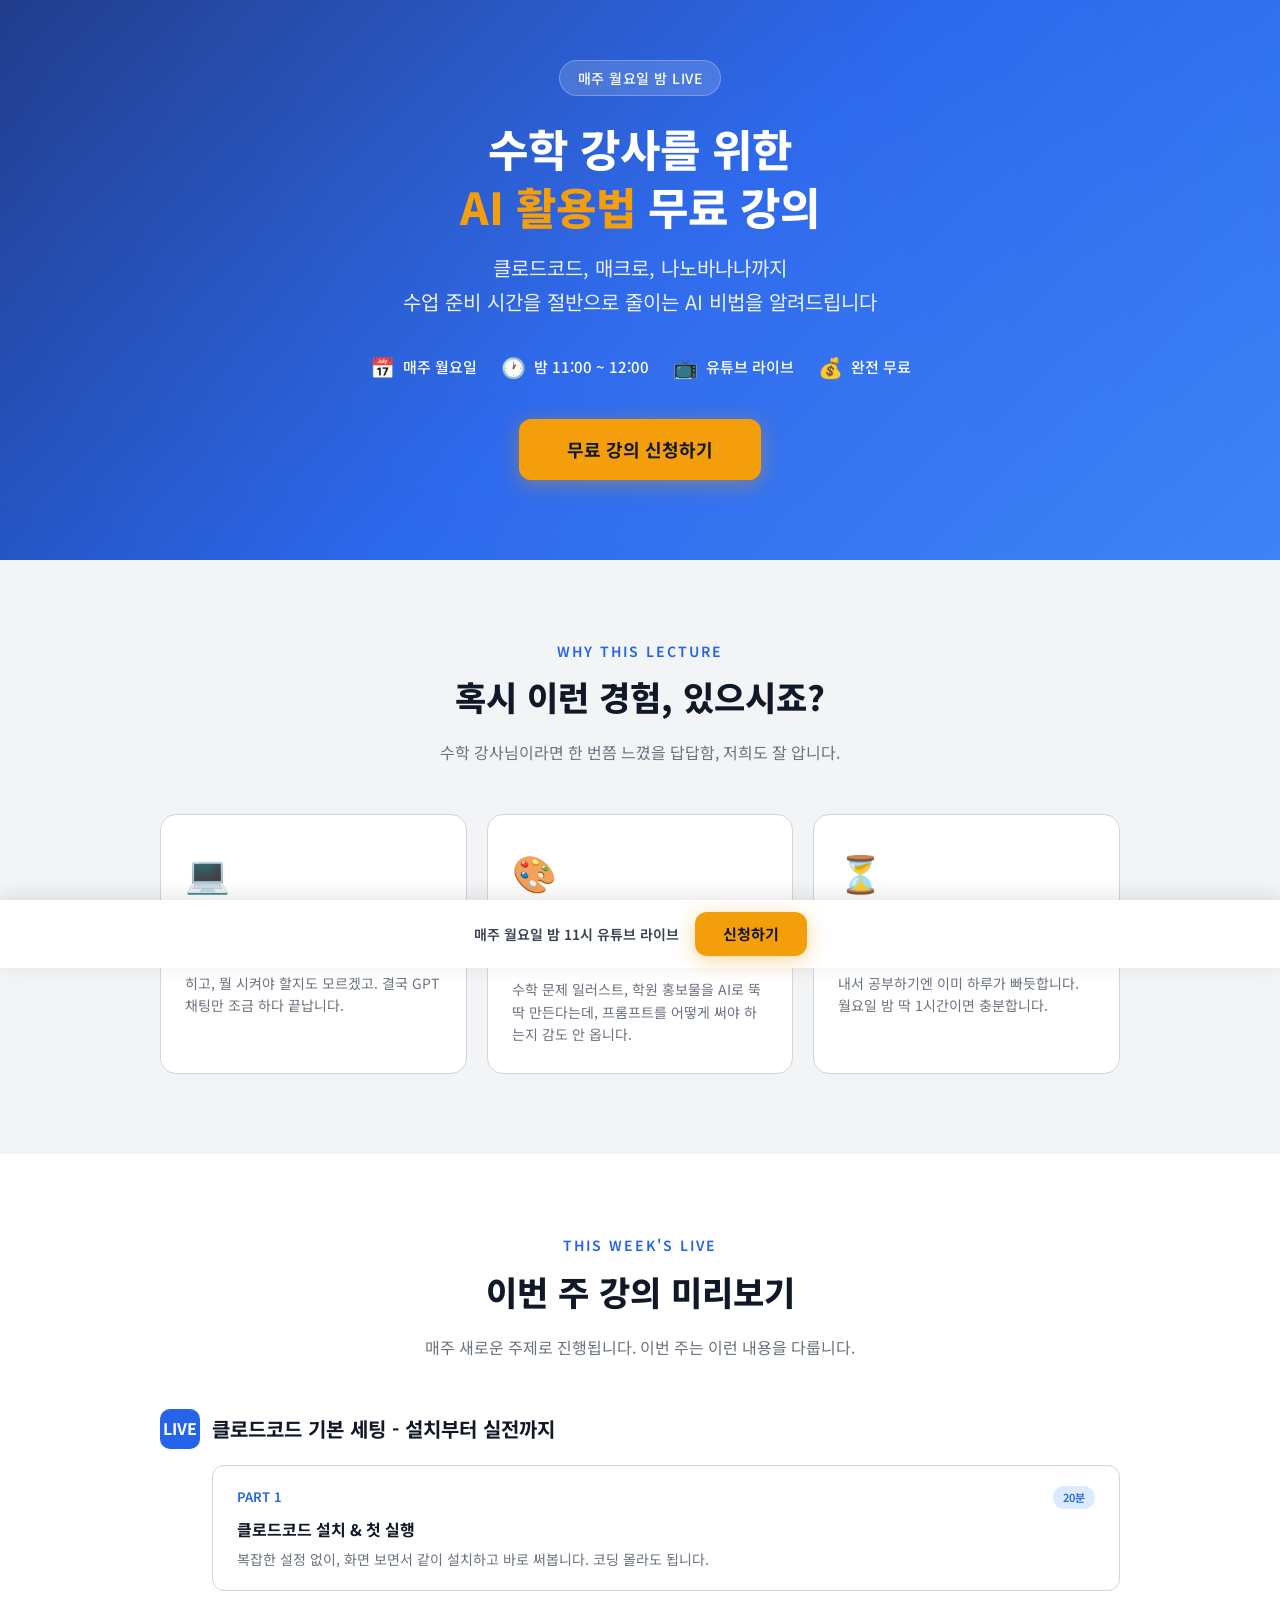
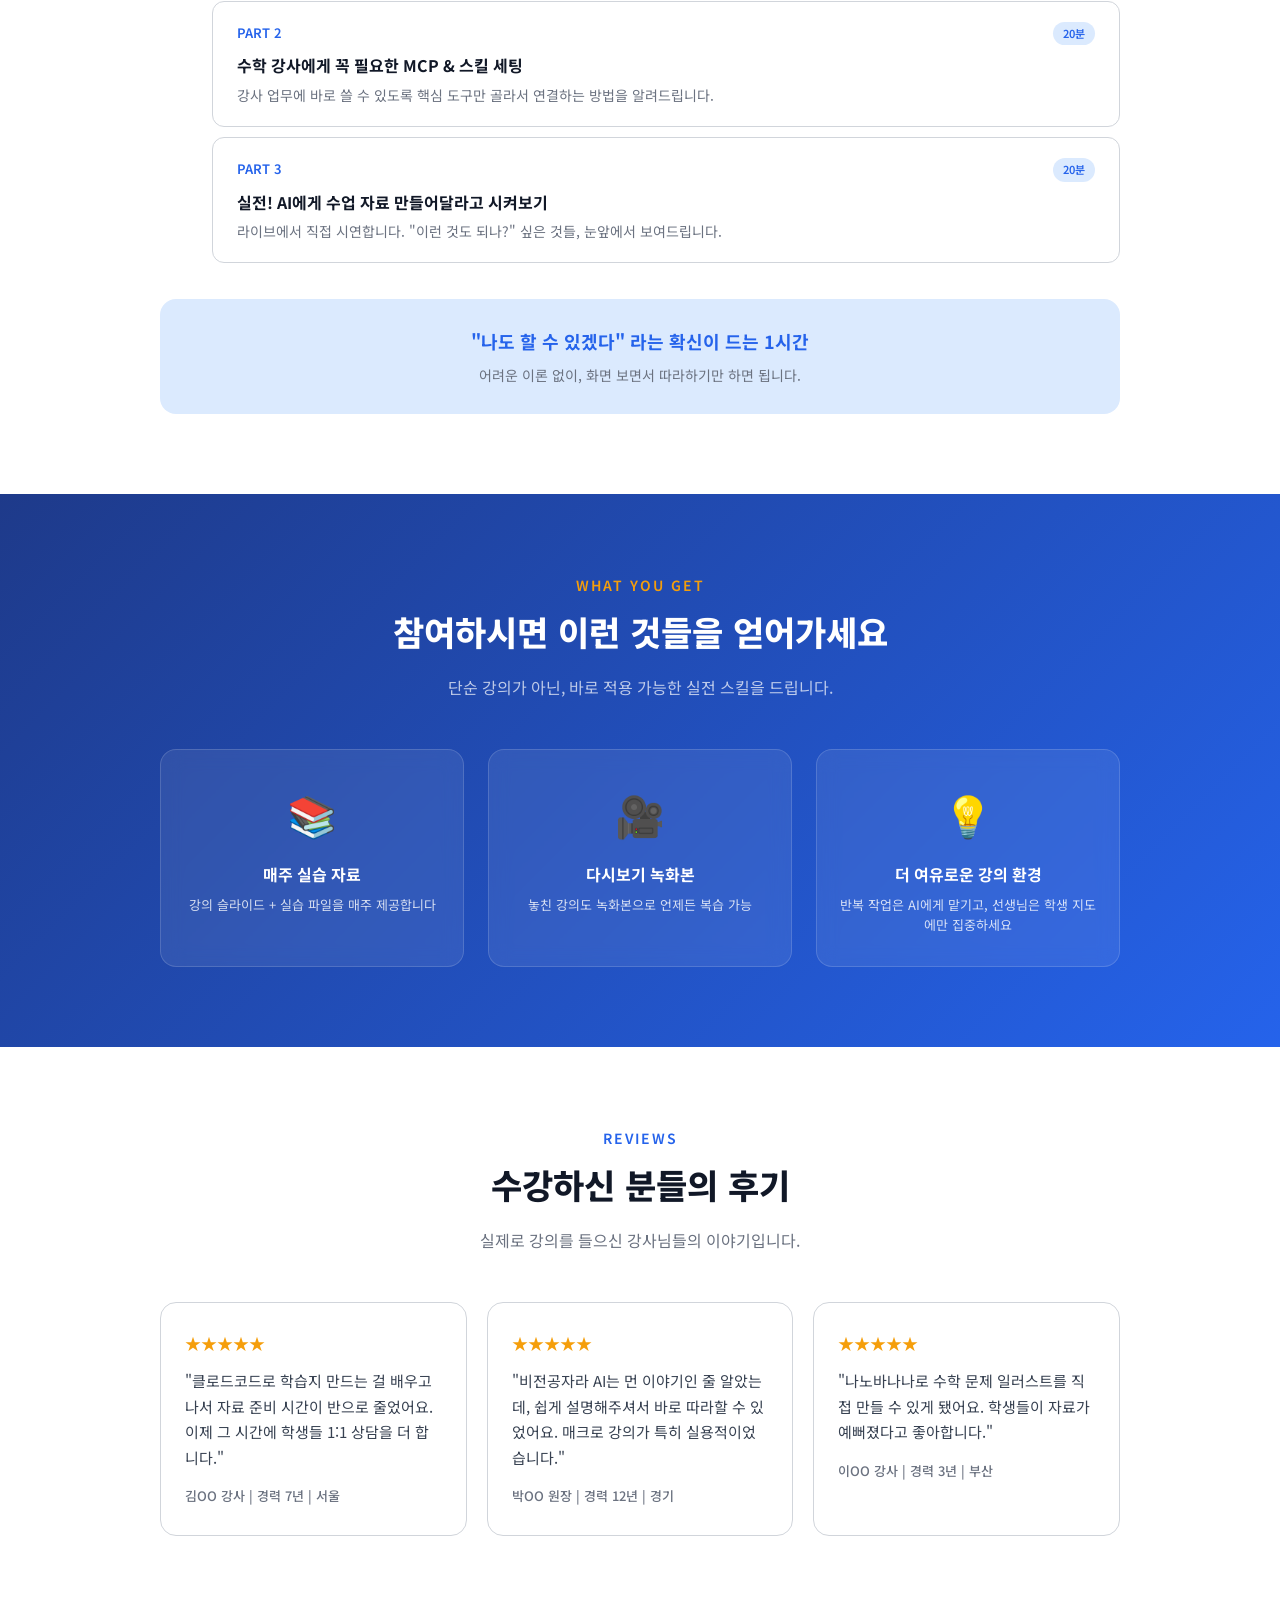
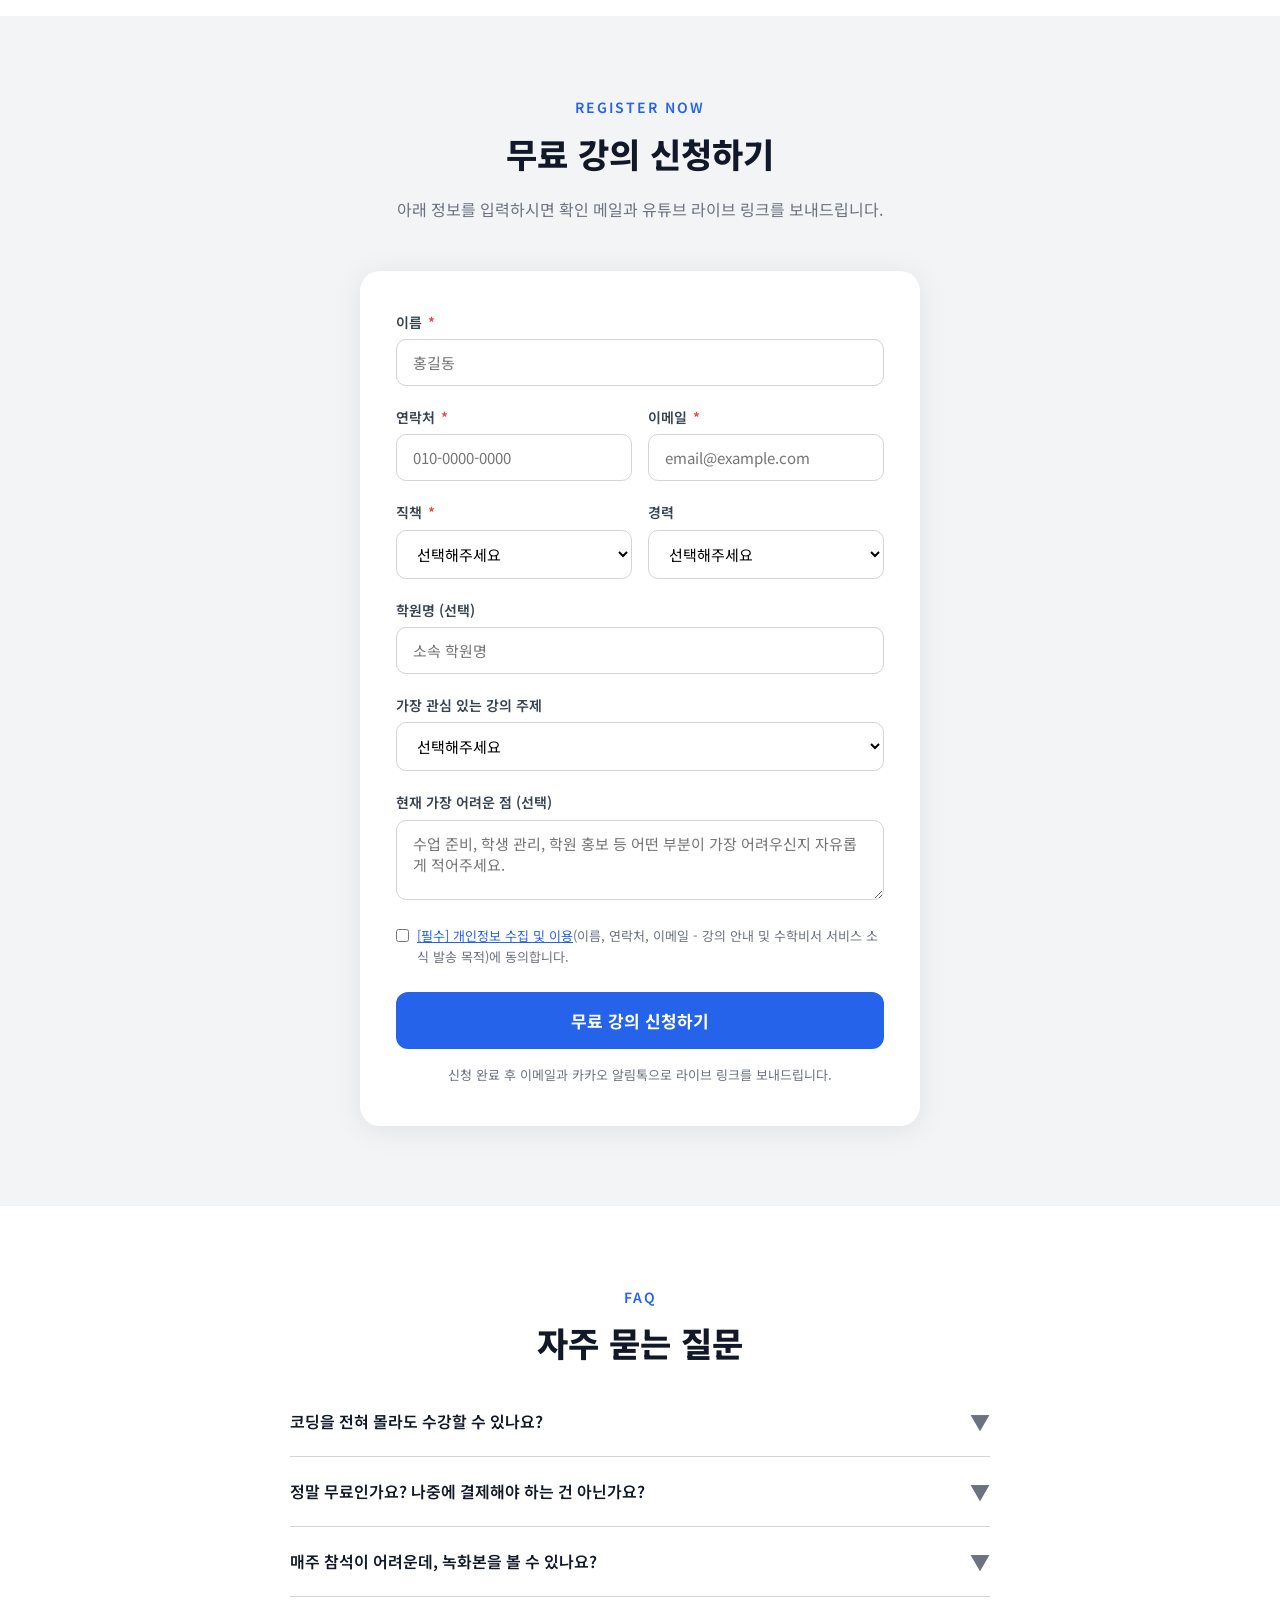
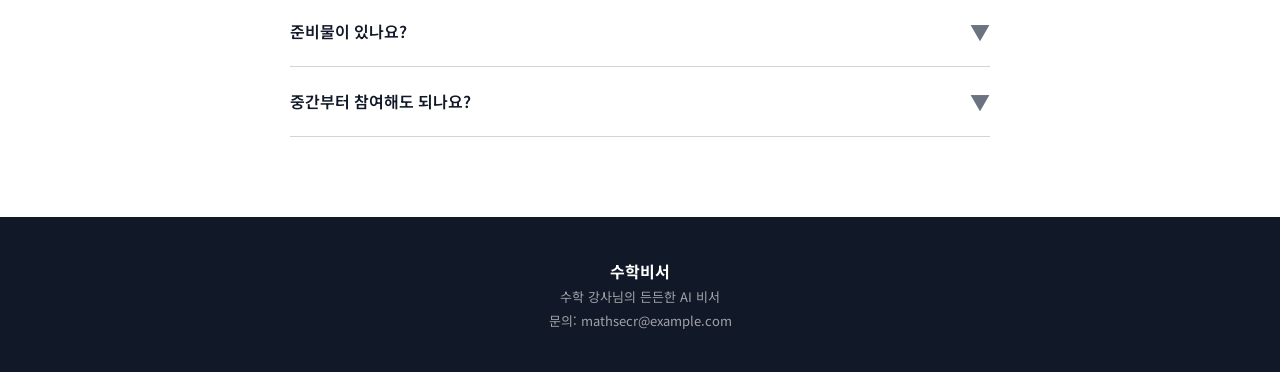
<file: index.html>
<!DOCTYPE html>
<html lang="ko">
<head>
  <meta charset="UTF-8">
  <meta name="viewport" content="width=device-width, initial-scale=1.0">
  <title>수학비서 AI 활용법 강의 - 매주 월요일 밤 11시 유튜브 라이브</title>
  <meta name="description" content="학원 강사님, 원장님을 위한 AI 활용법 무료 강의. 클로드코드, 매크로, 나노바나나로 수업 준비 시간을 절반으로 줄이세요.">

  <!-- Open Graph / SNS 공유 -->
  <meta property="og:type" content="website">
  <meta property="og:title" content="수학비서 AI 활용법 강의 - 매주 월요일 밤 11시 유튜브 라이브">
  <meta property="og:description" content="학원 강사님을 위한 AI 활용법 무료 강의. 클로드코드, 매크로, 나노바나나로 수업 준비 시간을 절반으로 줄이세요.">
  <meta property="og:url" content="https://mathsecr-lecture.vercel.app">
  <meta property="og:image" content="https://mathsecr-lecture.vercel.app/og-image.png">
  <meta property="og:locale" content="ko_KR">

  <!-- Twitter Card -->
  <meta name="twitter:card" content="summary_large_image">
  <meta name="twitter:title" content="수학비서 AI 활용법 강의 - 매주 월요일 밤 11시 유튜브 라이브">
  <meta name="twitter:description" content="학원 강사님을 위한 AI 활용법 무료 강의. 클로드코드, 매크로, 나노바나나로 수업 준비 시간을 절반으로 줄이세요.">
  <meta name="twitter:image" content="https://mathsecr-lecture.vercel.app/og-image.png">

  <link rel="preconnect" href="https://fonts.googleapis.com">
  <link href="https://fonts.googleapis.com/css2?family=Noto+Sans+KR:wght@400;500;600;700;800&display=swap" rel="stylesheet">
  <link rel="stylesheet" href="/css/style.css">

  <!-- Google Analytics 4 (GA_MEASUREMENT_ID를 실제 ID로 교체) -->
  <script async src="https://www.googletagmanager.com/gtag/js?id=GA_MEASUREMENT_ID"></script>
  <script>
    window.dataLayer = window.dataLayer || [];
    function gtag(){dataLayer.push(arguments);}
    gtag('js', new Date());
    gtag('config', 'GA_MEASUREMENT_ID');
  </script>
</head>
<body>

  <!-- ═══ HERO ═══ -->
  <section class="hero">
    <div class="hero-content">
      <div class="badge">매주 월요일 밤 LIVE</div>
      <h1>
        수학 강사를 위한<br>
        <span class="highlight">AI 활용법</span> 무료 강의
      </h1>
      <p class="hero-desc">
        클로드코드, 매크로, 나노바나나까지<br>
        수업 준비 시간을 절반으로 줄이는 AI 비법을 알려드립니다
      </p>
      <div class="hero-meta">
        <div class="hero-meta-item">
          <span class="icon">&#128197;</span>
          <span>매주 월요일</span>
        </div>
        <div class="hero-meta-item">
          <span class="icon">&#128336;</span>
          <span>밤 11:00 ~ 12:00</span>
        </div>
        <div class="hero-meta-item">
          <span class="icon">&#128250;</span>
          <span>유튜브 라이브</span>
        </div>
        <div class="hero-meta-item">
          <span class="icon">&#128176;</span>
          <span>완전 무료</span>
        </div>
      </div>
      <a href="#register" class="cta-button">무료 강의 신청하기</a>
    </div>
  </section>

  <!-- ═══ PAIN POINTS ═══ -->
  <section class="pain-section">
    <div class="container">
      <div class="section-label">Why This Lecture</div>
      <h2 class="section-title">혹시 이런 경험, 있으시죠?</h2>
      <p class="section-desc">수학 강사님이라면 한 번쯤 느꼈을 답답함, 저희도 잘 압니다.</p>
      <div class="pain-grid">
        <div class="pain-card">
          <div class="pain-icon">&#128187;</div>
          <h3>클로드코드, 들어는 봤는데...</h3>
          <p>"AI로 뭐든 만들 수 있다던데?" 설치부터 막히고, 뭘 시켜야 할지도 모르겠고. 결국 GPT 채팅만 조금 하다 끝납니다.</p>
        </div>
        <div class="pain-card">
          <div class="pain-icon">&#127912;</div>
          <h3>나노바나나로 이미지를 만든다고?</h3>
          <p>수학 문제 일러스트, 학원 홍보물을 AI로 뚝딱 만든다는데, 프롬프트를 어떻게 써야 하는지 감도 안 옵니다.</p>
        </div>
        <div class="pain-card">
          <div class="pain-icon">&#9203;</div>
          <h3>배우고 싶은데 시간이 없어요</h3>
          <p>낮에는 수업, 밤에는 자료 준비... 따로 시간 내서 공부하기엔 이미 하루가 빠듯합니다. 월요일 밤 딱 1시간이면 충분합니다.</p>
        </div>
      </div>
    </div>
  </section>

  <!-- ═══ THIS WEEK ═══ -->
  <section>
    <div class="container">
      <div class="section-label">This Week's Live</div>
      <h2 class="section-title">이번 주 강의 미리보기</h2>
      <p class="section-desc">매주 새로운 주제로 진행됩니다. 이번 주는 이런 내용을 다룹니다.</p>

      <div class="curr-part">
        <div class="curr-part-header">
          <div class="curr-part-num">LIVE</div>
          <div class="curr-part-title">클로드코드 기본 세팅 - 설치부터 실전까지</div>
        </div>
        <div class="curr-week">
          <div class="curr-week-header">
            <span class="curr-week-num">PART 1</span>
            <span class="curr-week-tag">20분</span>
          </div>
          <h4>클로드코드 설치 & 첫 실행</h4>
          <p>복잡한 설정 없이, 화면 보면서 같이 설치하고 바로 써봅니다. 코딩 몰라도 됩니다.</p>
        </div>
        <div class="curr-week">
          <div class="curr-week-header">
            <span class="curr-week-num">PART 2</span>
            <span class="curr-week-tag">20분</span>
          </div>
          <h4>수학 강사에게 꼭 필요한 MCP & 스킬 세팅</h4>
          <p>강사 업무에 바로 쓸 수 있도록 핵심 도구만 골라서 연결하는 방법을 알려드립니다.</p>
        </div>
        <div class="curr-week">
          <div class="curr-week-header">
            <span class="curr-week-num">PART 3</span>
            <span class="curr-week-tag">20분</span>
          </div>
          <h4>실전! AI에게 수업 자료 만들어달라고 시켜보기</h4>
          <p>라이브에서 직접 시연합니다. "이런 것도 되나?" 싶은 것들, 눈앞에서 보여드립니다.</p>
        </div>
      </div>

      <div style="text-align: center; margin-top: 36px; padding: 28px; background: var(--primary-light, #DBEAFE); border-radius: 16px;">
        <p style="font-size: 18px; font-weight: 700; color: var(--primary, #2563EB); margin-bottom: 8px;">
          "나도 할 수 있겠다" 라는 확신이 드는 1시간
        </p>
        <p style="font-size: 14px; color: var(--gray-500, #6B7280);">
          어려운 이론 없이, 화면 보면서 따라하기만 하면 됩니다.
        </p>
      </div>
    </div>
  </section>

  <!-- ═══ BENEFITS ═══ -->
  <section class="benefit-section">
    <div class="container">
      <div class="section-label">What You Get</div>
      <h2 class="section-title">참여하시면 이런 것들을 얻어가세요</h2>
      <p class="section-desc">단순 강의가 아닌, 바로 적용 가능한 실전 스킬을 드립니다.</p>
      <div class="benefit-grid">
        <div class="benefit-card">
          <div class="benefit-icon">&#128218;</div>
          <h3>매주 실습 자료</h3>
          <p>강의 슬라이드 + 실습 파일을 매주 제공합니다</p>
        </div>
        <div class="benefit-card">
          <div class="benefit-icon">&#127909;</div>
          <h3>다시보기 녹화본</h3>
          <p>놓친 강의도 녹화본으로 언제든 복습 가능</p>
        </div>
        <div class="benefit-card">
          <div class="benefit-icon">&#128161;</div>
          <h3>더 여유로운 강의 환경</h3>
          <p>반복 작업은 AI에게 맡기고, 선생님은 학생 지도에만 집중하세요</p>
        </div>
      </div>
    </div>
  </section>

  <!-- ═══ REVIEWS ═══ -->
  <section>
    <div class="container">
      <div class="section-label">Reviews</div>
      <h2 class="section-title">수강하신 분들의 후기</h2>
      <p class="section-desc">실제로 강의를 들으신 강사님들의 이야기입니다.</p>
      <div class="review-grid" id="reviewGrid">
        <div class="review-card">
          <div class="review-stars">&#9733;&#9733;&#9733;&#9733;&#9733;</div>
          <p class="review-text">"클로드코드로 학습지 만드는 걸 배우고 나서 자료 준비 시간이 반으로 줄었어요. 이제 그 시간에 학생들 1:1 상담을 더 합니다."</p>
          <div class="review-author">김OO 강사 | 경력 7년 | 서울</div>
        </div>
        <div class="review-card">
          <div class="review-stars">&#9733;&#9733;&#9733;&#9733;&#9733;</div>
          <p class="review-text">"비전공자라 AI는 먼 이야기인 줄 알았는데, 쉽게 설명해주셔서 바로 따라할 수 있었어요. 매크로 강의가 특히 실용적이었습니다."</p>
          <div class="review-author">박OO 원장 | 경력 12년 | 경기</div>
        </div>
        <div class="review-card">
          <div class="review-stars">&#9733;&#9733;&#9733;&#9733;&#9733;</div>
          <p class="review-text">"나노바나나로 수학 문제 일러스트를 직접 만들 수 있게 됐어요. 학생들이 자료가 예뻐졌다고 좋아합니다."</p>
          <div class="review-author">이OO 강사 | 경력 3년 | 부산</div>
        </div>
      </div>
    </div>
  </section>

  <!-- ═══ REGISTRATION FORM ═══ -->
  <section class="form-section" id="register">
    <div class="container">
      <div class="section-label">Register Now</div>
      <h2 class="section-title">무료 강의 신청하기</h2>
      <p class="section-desc">아래 정보를 입력하시면 확인 메일과 유튜브 라이브 링크를 보내드립니다.</p>
      <div class="form-wrapper">
        <form id="registrationForm" novalidate>
          <div class="form-group">
            <label>이름 <span class="required">*</span></label>
            <input type="text" name="name" placeholder="홍길동" required>
          </div>
          <div class="form-row">
            <div class="form-group">
              <label>연락처 <span class="required">*</span></label>
              <input type="tel" name="phone" placeholder="010-0000-0000" required>
            </div>
            <div class="form-group">
              <label>이메일 <span class="required">*</span></label>
              <input type="email" name="email" placeholder="email@example.com" required>
            </div>
          </div>
          <div class="form-row">
            <div class="form-group">
              <label>직책 <span class="required">*</span></label>
              <select name="role" required>
                <option value="" disabled selected>선택해주세요</option>
                <option value="teacher">학원 강사</option>
                <option value="owner">학원 원장</option>
                <option value="tutor">개인 과외</option>
                <option value="other">기타</option>
              </select>
            </div>
            <div class="form-group">
              <label>경력</label>
              <select name="experience">
                <option value="" disabled selected>선택해주세요</option>
                <option value="0-2">0~2년</option>
                <option value="3-5">3~5년</option>
                <option value="6-10">6~10년</option>
                <option value="10+">10년 이상</option>
              </select>
            </div>
          </div>
          <div class="form-group">
            <label>학원명 (선택)</label>
            <input type="text" name="academy" placeholder="소속 학원명">
          </div>
          <div class="form-group">
            <label>가장 관심 있는 강의 주제</label>
            <select name="interest">
              <option value="" disabled selected>선택해주세요</option>
              <option value="claude-code">클로드코드 (AI 코딩 도구)</option>
              <option value="macro">매크로 (업무 자동화)</option>
              <option value="nano-banana">나노바나나 (이미지 생성)</option>
              <option value="all">전체 다 관심있어요</option>
            </select>
          </div>
          <div class="form-group">
            <label>현재 가장 어려운 점 (선택)</label>
            <textarea name="challenge" placeholder="수업 준비, 학생 관리, 학원 홍보 등 어떤 부분이 가장 어려우신지 자유롭게 적어주세요."></textarea>
          </div>

          <div class="checkbox-group">
            <input type="checkbox" id="agree-all" name="privacy" required>
            <label for="agree-all">
              <a href="#" onclick="return false;">[필수] 개인정보 수집 및 이용</a>(이름, 연락처, 이메일 - 강의 안내 및 수학비서 서비스 소식 발송 목적)에 동의합니다.
            </label>
          </div>

          <button type="submit" class="submit-btn" id="submitBtn">무료 강의 신청하기</button>
          <p class="form-note">신청 완료 후 이메일과 카카오 알림톡으로 라이브 링크를 보내드립니다.</p>
        </form>
      </div>
    </div>
  </section>

  <!-- ═══ FAQ ═══ -->
  <section>
    <div class="container">
      <div class="section-label">FAQ</div>
      <h2 class="section-title">자주 묻는 질문</h2>
      <div class="faq-list">
        <div class="faq-item">
          <button class="faq-question">
            <span>코딩을 전혀 몰라도 수강할 수 있나요?</span>
            <span class="arrow">&#9660;</span>
          </button>
          <div class="faq-answer">
            <p>네, 물론입니다! 비전공자와 코딩 초보자를 기준으로 설명합니다. 클릭과 복사-붙여넣기만 할 수 있으면 충분합니다.</p>
          </div>
        </div>
        <div class="faq-item">
          <button class="faq-question">
            <span>정말 무료인가요? 나중에 결제해야 하는 건 아닌가요?</span>
            <span class="arrow">&#9660;</span>
          </button>
          <div class="faq-answer">
            <p>완전 무료입니다. 별도 결제나 숨겨진 비용은 전혀 없습니다.</p>
          </div>
        </div>
        <div class="faq-item">
          <button class="faq-question">
            <span>매주 참석이 어려운데, 녹화본을 볼 수 있나요?</span>
            <span class="arrow">&#9660;</span>
          </button>
          <div class="faq-answer">
            <p>모든 강의는 녹화되며, 신청자에게 다시보기 링크를 보내드립니다. 다만 라이브 참여 시 실시간 질의응답이 가능해 더 효과적입니다.</p>
          </div>
        </div>
        <div class="faq-item">
          <button class="faq-question">
            <span>준비물이 있나요?</span>
            <span class="arrow">&#9660;</span>
          </button>
          <div class="faq-answer">
            <p>인터넷만 되면 됩니다. 유튜브 라이브로 진행하므로 별도 프로그램 설치가 필요 없습니다. 스마트폰, 태블릿, PC 어디서든 시청 가능합니다.</p>
          </div>
        </div>
        <div class="faq-item">
          <button class="faq-question">
            <span>중간부터 참여해도 되나요?</span>
            <span class="arrow">&#9660;</span>
          </button>
          <div class="faq-answer">
            <p>가능합니다! 매주 독립적인 주제를 다루기 때문에 관심 있는 회차부터 참여하셔도 됩니다. 이전 강의는 녹화본으로 보실 수 있습니다.</p>
          </div>
        </div>
      </div>
    </div>
  </section>

  <!-- ═══ FOOTER ═══ -->
  <footer>
    <strong>수학비서</strong><br>
    수학 강사님의 든든한 AI 비서<br>
    문의: mathsecr@example.com
  </footer>

  <!-- ═══ FLOATING CTA ═══ -->
  <div class="floating-cta" id="floatingCta">
    <span class="floating-cta-text">매주 월요일 밤 11시 유튜브 라이브</span>
    <a href="#register" class="cta-button">신청하기</a>
  </div>

  <!-- ═══ SURVEY MODAL ═══ -->
  <div class="modal-overlay" id="surveyModal">
    <div class="survey-modal">
      <div class="survey-modal-header">
        <div class="modal-icon">&#128203;</div>
        <h2>간단한 설문만 작성해주세요!</h2>
        <p>강의 품질 향상을 위해 간단한 설문에 응답해주세요.<br>수학비서에 대해 알고 계신 만큼 O/X로 체크해주시면 됩니다.</p>
      </div>
      <div class="survey-modal-body">

        <!-- 교육 대상 & 지역 -->
        <div class="survey-category">
          <div class="survey-category-title"><span class="cat-icon">&#127979;</span> 기본 정보</div>
          <div class="form-group" style="margin-bottom: 12px;">
            <label style="font-size: 13px; font-weight: 600;">주요 교육 대상 (복수 선택 가능)</label>
            <div class="chip-group" id="eduTarget">
              <button type="button" class="chip" data-value="elementary">초등</button>
              <button type="button" class="chip" data-value="middle">중등</button>
              <button type="button" class="chip" data-value="high">고등</button>
              <button type="button" class="chip" data-value="other-target">기타</button>
            </div>
          </div>
          <div class="form-group" style="margin-bottom: 0;">
            <label style="font-size: 13px; font-weight: 600;">주요 활동 지역</label>
            <select id="surveyRegion" style="width: 100%; padding: 10px 14px; border: 1px solid var(--gray-300); border-radius: 10px; font-size: 14px; font-family: inherit; background: var(--white);">
              <option value="" disabled selected>선택해주세요</option>
              <option value="서울">서울</option>
              <option value="인천">인천</option>
              <option value="경기">경기</option>
              <option value="강원">강원</option>
              <option value="충북">충북</option>
              <option value="충남">충남</option>
              <option value="세종">세종</option>
              <option value="대전">대전</option>
              <option value="전북">전북</option>
              <option value="전남">전남</option>
              <option value="광주">광주</option>
              <option value="경북">경북</option>
              <option value="경남">경남</option>
              <option value="대구">대구</option>
              <option value="울산">울산</option>
              <option value="부산">부산</option>
              <option value="제주">제주</option>
            </select>
          </div>
        </div>

        <!-- DB 기능 -->
        <div class="survey-category">
          <div class="survey-category-title"><span class="cat-icon">&#128451;</span> DB 기능</div>
          <div class="survey-item">
            <span class="survey-item-text">전국 학교의 최신 내신 기출 DB가 구축되어 있다.</span>
            <div class="ox-toggle">
              <button type="button" class="ox-btn" data-q="db1" data-val="O">O</button>
              <button type="button" class="ox-btn" data-q="db1" data-val="X">X</button>
            </div>
          </div>
          <div class="survey-item">
            <span class="survey-item-text">공공 모의고사 DB가 구축되어 있다.</span>
            <div class="ox-toggle">
              <button type="button" class="ox-btn" data-q="db2" data-val="O">O</button>
              <button type="button" class="ox-btn" data-q="db2" data-val="X">X</button>
            </div>
          </div>
          <div class="survey-item">
            <span class="survey-item-text">숫자 변형 문제 DB가 구축되어 있다.</span>
            <div class="ox-toggle">
              <button type="button" class="ox-btn" data-q="db3" data-val="O">O</button>
              <button type="button" class="ox-btn" data-q="db3" data-val="X">X</button>
            </div>
          </div>
          <div class="survey-item">
            <span class="survey-item-text">선생님이 원하는 문제를 DB화하여 출제할 수 있다.</span>
            <div class="ox-toggle">
              <button type="button" class="ox-btn" data-q="db4" data-val="O">O</button>
              <button type="button" class="ox-btn" data-q="db4" data-val="X">X</button>
            </div>
          </div>
        </div>

        <!-- 문제 검색 및 시험지 제작 -->
        <div class="survey-category">
          <div class="survey-category-title"><span class="cat-icon">&#128270;</span> 문제 검색 및 시험지 제작</div>
          <div class="survey-item">
            <span class="survey-item-text">키워드를 통해 문제를 검색할 수 있다.</span>
            <div class="ox-toggle">
              <button type="button" class="ox-btn" data-q="search1" data-val="O">O</button>
              <button type="button" class="ox-btn" data-q="search1" data-val="X">X</button>
            </div>
          </div>
          <div class="survey-item">
            <span class="survey-item-text">유형, 문항, 출처 기준으로 내신시험지를 찾을 수 있다.</span>
            <div class="ox-toggle">
              <button type="button" class="ox-btn" data-q="search2" data-val="O">O</button>
              <button type="button" class="ox-btn" data-q="search2" data-val="X">X</button>
            </div>
          </div>
          <div class="survey-item">
            <span class="survey-item-text">원하는 문제지를 출제하고 유사문제지를 바로 만들 수 있다.</span>
            <div class="ox-toggle">
              <button type="button" class="ox-btn" data-q="search3" data-val="O">O</button>
              <button type="button" class="ox-btn" data-q="search3" data-val="X">X</button>
            </div>
          </div>
          <div class="survey-item">
            <span class="survey-item-text">시험지를 한글 파일로 다운로드할 수 있다.</span>
            <div class="ox-toggle">
              <button type="button" class="ox-btn" data-q="search4" data-val="O">O</button>
              <button type="button" class="ox-btn" data-q="search4" data-val="X">X</button>
            </div>
          </div>
          <div class="survey-item">
            <span class="survey-item-text">DB화 구매 후 바로 문제를 사용할 수 있다.</span>
            <div class="ox-toggle">
              <button type="button" class="ox-btn" data-q="search5" data-val="O">O</button>
              <button type="button" class="ox-btn" data-q="search5" data-val="X">X</button>
            </div>
          </div>
        </div>

        <!-- 차별화 기능 -->
        <div class="survey-category">
          <div class="survey-category-title"><span class="cat-icon">&#11088;</span> 차별화 기능 (분석지 / 포스트지오)</div>
          <div class="survey-item">
            <span class="survey-item-text">분석지 기능을 사용해 본 적이 있다.</span>
            <div class="ox-toggle">
              <button type="button" class="ox-btn" data-q="diff1" data-val="O">O</button>
              <button type="button" class="ox-btn" data-q="diff1" data-val="X">X</button>
            </div>
          </div>
          <div class="survey-item">
            <span class="survey-item-text">분석지를 통해 출제 유형을 확인할 수 있다.</span>
            <div class="ox-toggle">
              <button type="button" class="ox-btn" data-q="diff2" data-val="O">O</button>
              <button type="button" class="ox-btn" data-q="diff2" data-val="X">X</button>
            </div>
          </div>
          <div class="survey-item">
            <span class="survey-item-text">포스트지오 기능을 사용해 본 적이 있다.</span>
            <div class="ox-toggle">
              <button type="button" class="ox-btn" data-q="diff3" data-val="O">O</button>
              <button type="button" class="ox-btn" data-q="diff3" data-val="X">X</button>
            </div>
          </div>
          <div class="survey-item">
            <span class="survey-item-text">DB화 자료의 그림을 포스트지오로 새로 그려준다.</span>
            <div class="ox-toggle">
              <button type="button" class="ox-btn" data-q="diff4" data-val="O">O</button>
              <button type="button" class="ox-btn" data-q="diff4" data-val="X">X</button>
            </div>
          </div>
        </div>

        <!-- 서비스 가이드 -->
        <div class="survey-category">
          <div class="survey-category-title"><span class="cat-icon">&#128214;</span> 서비스 가이드</div>
          <div class="survey-item">
            <span class="survey-item-text">문제 출제가 무료로 제공된다.</span>
            <div class="ox-toggle">
              <button type="button" class="ox-btn" data-q="svc1" data-val="O">O</button>
              <button type="button" class="ox-btn" data-q="svc1" data-val="X">X</button>
            </div>
          </div>
          <div class="survey-item">
            <span class="survey-item-text">유료 구독 서비스가 있다.</span>
            <div class="ox-toggle">
              <button type="button" class="ox-btn" data-q="svc2" data-val="O">O</button>
              <button type="button" class="ox-btn" data-q="svc2" data-val="X">X</button>
            </div>
          </div>
          <div class="survey-item">
            <span class="survey-item-text">수학비서 공식 카페에 가입하셨나요?</span>
            <div class="ox-toggle">
              <button type="button" class="ox-btn" data-q="svc3" data-val="O">O</button>
              <button type="button" class="ox-btn" data-q="svc3" data-val="X">X</button>
            </div>
          </div>
          <div style="margin-top: 4px; padding-left: 14px;">
            <a href="https://cafe.naver.com/typogram" target="_blank" style="font-size: 12px; color: var(--primary); text-decoration: underline;">수학비서 공식카페 바로가기</a>
          </div>
        </div>

        <!-- 서비스 체감 조사 (주관식) -->
        <div class="survey-category">
          <div class="survey-category-title"><span class="cat-icon">&#128172;</span> 서비스 체감 조사</div>
          <div class="form-group" style="margin-bottom: 12px;">
            <label style="font-size: 13px;">수학비서를 처음 접하셨을 때, 어떤 서비스를 기대하셨나요?</label>
            <textarea id="surveyExpectation" placeholder="자유롭게 적어주세요." style="width: 100%; height: 60px; padding: 10px 14px; border: 1px solid var(--gray-300); border-radius: 10px; font-size: 14px; font-family: inherit; resize: vertical;"></textarea>
          </div>
          <div class="form-group" style="margin-bottom: 12px;">
            <label style="font-size: 13px;">수학비서만의 가장 큰 차별점은 무엇이라고 생각되시나요?</label>
            <textarea id="surveyDifferentiator" placeholder="자유롭게 적어주세요." style="width: 100%; height: 60px; padding: 10px 14px; border: 1px solid var(--gray-300); border-radius: 10px; font-size: 14px; font-family: inherit; resize: vertical;"></textarea>
          </div>
          <div class="form-group" style="margin-bottom: 0;">
            <label style="font-size: 13px;">DB화가 무엇인지, DB화를 통해 활용하거나 바라는 것을 알려주세요.</label>
            <textarea id="surveyDbExpectation" placeholder="자유롭게 적어주세요." style="width: 100%; height: 60px; padding: 10px 14px; border: 1px solid var(--gray-300); border-radius: 10px; font-size: 14px; font-family: inherit; resize: vertical;"></textarea>
          </div>
        </div>

      </div>
      <div class="survey-modal-footer">
        <div class="survey-progress">
          <div class="survey-progress-bar"><div class="survey-progress-fill" id="surveyProgressFill"></div></div>
          <span class="survey-progress-text" id="surveyProgressText">0 / 16</span>
        </div>
        <button class="survey-submit-btn" id="surveySubmitBtn">설문 완료하고 신청하기</button>
      </div>
    </div>
  </div>

  <!-- ═══ SUCCESS MODAL ═══ -->
  <div class="modal-overlay" id="successModal">
    <div class="modal">
      <div class="modal-icon">&#127881;</div>
      <h2>신청 완료!</h2>
      <p>
        입력하신 이메일로<br>
        <strong>확인 메일</strong>과 <strong>유튜브 라이브 링크</strong>를 보내드립니다.<br><br>
        매주 월요일 밤 11시에 만나요!
      </p>
      <button class="modal-btn" onclick="closeModal()">확인</button>
    </div>
  </div>

  <script src="/js/main.js"></script>
</body>
</html>
</file>
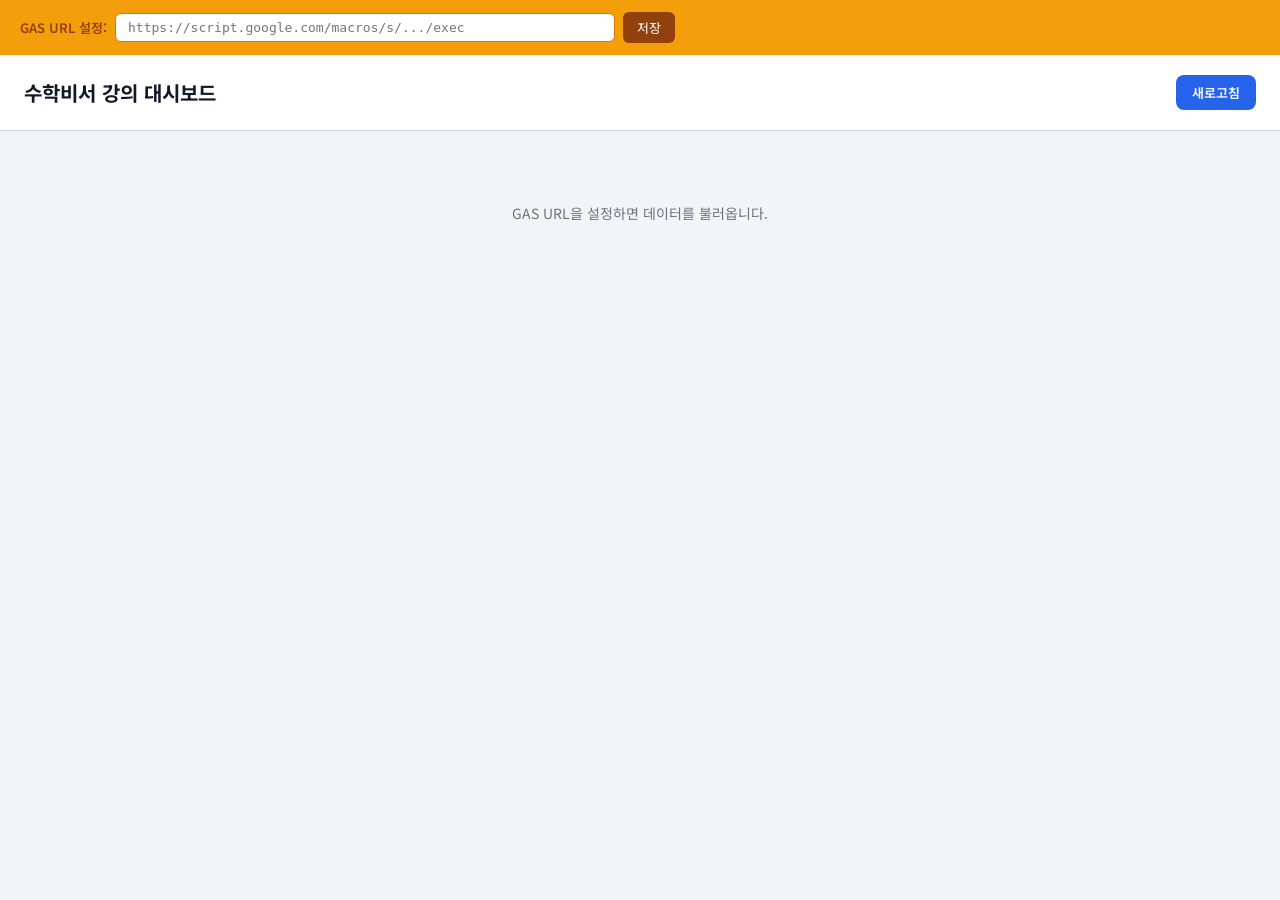
<file: admin.html>
<!DOCTYPE html>
<html lang="ko">
<head>
  <meta charset="UTF-8">
  <meta name="viewport" content="width=device-width, initial-scale=1.0">
  <title>수학비서 강의 관리 대시보드</title>
  <link href="https://fonts.googleapis.com/css2?family=Noto+Sans+KR:wght@400;500;600;700;800&display=swap" rel="stylesheet">
  <style>
    * { margin: 0; padding: 0; box-sizing: border-box; }
    :root {
      --primary: #2563EB;
      --primary-light: #DBEAFE;
      --dark: #111827;
      --gray-700: #374151;
      --gray-500: #6B7280;
      --gray-300: #D1D5DB;
      --gray-100: #F3F4F6;
      --white: #FFFFFF;
      --success: #10B981;
      --warning: #F59E0B;
      --danger: #EF4444;
    }

    body {
      font-family: 'Noto Sans KR', sans-serif;
      background: var(--gray-100);
      color: var(--dark);
      min-height: 100vh;
    }

    .header {
      background: var(--white);
      border-bottom: 1px solid var(--gray-300);
      padding: 20px 24px;
      display: flex;
      justify-content: space-between;
      align-items: center;
    }

    .header h1 { font-size: 20px; font-weight: 700; }
    .header .refresh-btn {
      padding: 8px 16px;
      background: var(--primary);
      color: var(--white);
      border: none;
      border-radius: 8px;
      font-size: 13px;
      font-weight: 600;
      cursor: pointer;
      font-family: inherit;
    }
    .header .refresh-btn:hover { background: #1D4ED8; }

    .container { max-width: 1100px; margin: 0 auto; padding: 24px; }

    /* Setup */
    .setup-bar {
      background: var(--warning);
      color: #92400E;
      padding: 12px 20px;
      font-size: 13px;
      font-weight: 600;
      display: flex;
      align-items: center;
      gap: 8px;
    }
    .setup-bar input {
      flex: 1;
      max-width: 500px;
      padding: 6px 12px;
      border: 1px solid #D97706;
      border-radius: 6px;
      font-size: 13px;
      font-family: monospace;
    }
    .setup-bar button {
      padding: 6px 14px;
      background: #92400E;
      color: var(--white);
      border: none;
      border-radius: 6px;
      font-size: 13px;
      cursor: pointer;
      font-family: inherit;
    }
    .setup-bar.connected { display: none; }

    /* Stats Grid */
    .stats-grid {
      display: grid;
      grid-template-columns: repeat(auto-fit, minmax(200px, 1fr));
      gap: 16px;
      margin-bottom: 24px;
    }

    .stat-card {
      background: var(--white);
      border-radius: 14px;
      padding: 24px;
      border: 1px solid var(--gray-300);
    }

    .stat-label {
      font-size: 13px;
      color: var(--gray-500);
      font-weight: 500;
      margin-bottom: 8px;
    }

    .stat-value {
      font-size: 32px;
      font-weight: 800;
      line-height: 1;
    }

    .stat-sub {
      font-size: 12px;
      color: var(--gray-500);
      margin-top: 6px;
    }

    .stat-value.positive { color: var(--success); }
    .stat-value.warning { color: var(--warning); }
    .stat-value.danger { color: var(--danger); }

    /* Sections */
    .section {
      background: var(--white);
      border-radius: 14px;
      border: 1px solid var(--gray-300);
      padding: 24px;
      margin-bottom: 24px;
    }

    .section h2 {
      font-size: 16px;
      font-weight: 700;
      margin-bottom: 16px;
      display: flex;
      align-items: center;
      gap: 8px;
    }

    /* Roles chart */
    .role-bar {
      display: flex;
      align-items: center;
      gap: 12px;
      margin-bottom: 10px;
    }

    .role-name {
      width: 80px;
      font-size: 13px;
      font-weight: 600;
      text-align: right;
      flex-shrink: 0;
    }

    .role-track {
      flex: 1;
      height: 28px;
      background: var(--gray-100);
      border-radius: 6px;
      overflow: hidden;
    }

    .role-fill {
      height: 100%;
      background: var(--primary);
      border-radius: 6px;
      display: flex;
      align-items: center;
      padding-left: 10px;
      font-size: 12px;
      font-weight: 600;
      color: var(--white);
      min-width: 30px;
      transition: width 0.5s ease;
    }

    /* Reviews table */
    .review-list { list-style: none; }
    .review-item {
      padding: 14px 0;
      border-bottom: 1px solid var(--gray-100);
      display: flex;
      gap: 16px;
      align-items: flex-start;
    }
    .review-item:last-child { border-bottom: none; }

    .review-rating {
      font-size: 14px;
      color: var(--warning);
      flex-shrink: 0;
      min-width: 90px;
    }

    .review-content {
      flex: 1;
    }

    .review-content .name {
      font-size: 12px;
      color: var(--gray-500);
      margin-bottom: 4px;
    }

    .review-content .text {
      font-size: 14px;
      line-height: 1.6;
    }

    /* Loading */
    .loading {
      text-align: center;
      padding: 48px;
      color: var(--gray-500);
      font-size: 14px;
    }

    @media (max-width: 640px) {
      .stats-grid { grid-template-columns: repeat(2, 1fr); }
      .stat-value { font-size: 24px; }
      .container { padding: 16px; }
      .role-name { width: 60px; font-size: 12px; }
    }
  </style>
</head>
<body>

  <div class="setup-bar" id="setupBar">
    GAS URL 설정:
    <input type="text" id="gasUrlInput" placeholder="https://script.google.com/macros/s/.../exec">
    <button onclick="saveGasUrl()">저장</button>
  </div>

  <div class="header">
    <h1>수학비서 강의 대시보드</h1>
    <button class="refresh-btn" onclick="loadStats()">새로고침</button>
  </div>

  <div class="container">
    <div id="content">
      <div class="loading">GAS URL을 설정하면 데이터를 불러옵니다.</div>
    </div>
  </div>

  <script>
    let GAS_URL = localStorage.getItem('mathsecr_gas_url') || '';

    if (GAS_URL) {
      document.getElementById('setupBar').classList.add('connected');
      loadStats();
    }

    function saveGasUrl() {
      const url = document.getElementById('gasUrlInput').value.trim();
      if (!url) return alert('URL을 입력해주세요.');
      localStorage.setItem('mathsecr_gas_url', url);
      GAS_URL = url;
      document.getElementById('setupBar').classList.add('connected');
      loadStats();
    }

    async function loadStats() {
      const container = document.getElementById('content');
      container.innerHTML = '<div class="loading">데이터를 불러오는 중...</div>';

      try {
        const res = await fetch(GAS_URL + '?action=stats');
        const json = await res.json();

        if (!json.success) throw new Error(json.message);
        render(json.data);
      } catch (err) {
        container.innerHTML = `<div class="loading">데이터를 불러올 수 없습니다.<br><small>${err.message}</small></div>`;
      }
    }

    function render(d) {
      const npsClass = d.nps >= 50 ? 'positive' : d.nps >= 0 ? 'warning' : 'danger';
      const rateClass = d.reviewRate >= 50 ? 'positive' : d.reviewRate >= 30 ? 'warning' : 'danger';

      // Roles chart
      const maxRole = Math.max(...Object.values(d.roles), 1);
      const rolesHtml = Object.entries(d.roles)
        .sort((a, b) => b[1] - a[1])
        .map(([name, count]) => `
          <div class="role-bar">
            <div class="role-name">${name}</div>
            <div class="role-track">
              <div class="role-fill" style="width: ${(count / maxRole) * 100}%">${count}</div>
            </div>
          </div>
        `).join('');

      // Reviews
      const reviewsHtml = d.recentReviews.length > 0
        ? d.recentReviews.map(r => `
          <li class="review-item">
            <div class="review-rating">${'★'.repeat(r.rating)}${'☆'.repeat(5 - r.rating)}</div>
            <div class="review-content">
              <div class="name">${r.name} · ${r.date}</div>
              <div class="text">${escapeHtml(r.comment)}</div>
            </div>
          </li>
        `).join('')
        : '<li class="review-item"><div class="review-content"><div class="text" style="color:#9CA3AF;">아직 후기가 없습니다.</div></div></li>';

      document.getElementById('content').innerHTML = `
        <div class="stats-grid">
          <div class="stat-card">
            <div class="stat-label">총 신청자</div>
            <div class="stat-value">${d.totalRegistered}</div>
            <div class="stat-sub">최근 7일: +${d.recentRegistrations}</div>
          </div>
          <div class="stat-card">
            <div class="stat-label">평균 별점</div>
            <div class="stat-value">${d.avgRating}</div>
            <div class="stat-sub">후기 ${d.totalReviews}개 기준</div>
          </div>
          <div class="stat-card">
            <div class="stat-label">NPS 점수</div>
            <div class="stat-value ${npsClass}">${d.nps}</div>
            <div class="stat-sub">${d.nps >= 50 ? '우수' : d.nps >= 0 ? '보통' : '개선 필요'}</div>
          </div>
          <div class="stat-card">
            <div class="stat-label">후기 작성률</div>
            <div class="stat-value ${rateClass}">${d.reviewRate}%</div>
            <div class="stat-sub">${d.totalReviews} / ${d.totalRegistered}</div>
          </div>
        </div>

        <div class="section">
          <h2>직책별 분포</h2>
          ${rolesHtml || '<p style="color:#9CA3AF;font-size:14px;">데이터가 없습니다.</p>'}
        </div>

        <div class="section">
          <h2>최근 후기</h2>
          <ul class="review-list">${reviewsHtml}</ul>
        </div>
      `;
    }

    function escapeHtml(str) {
      const div = document.createElement('div');
      div.textContent = str;
      return div.innerHTML;
    }
  </script>
</body>
</html>
</file>
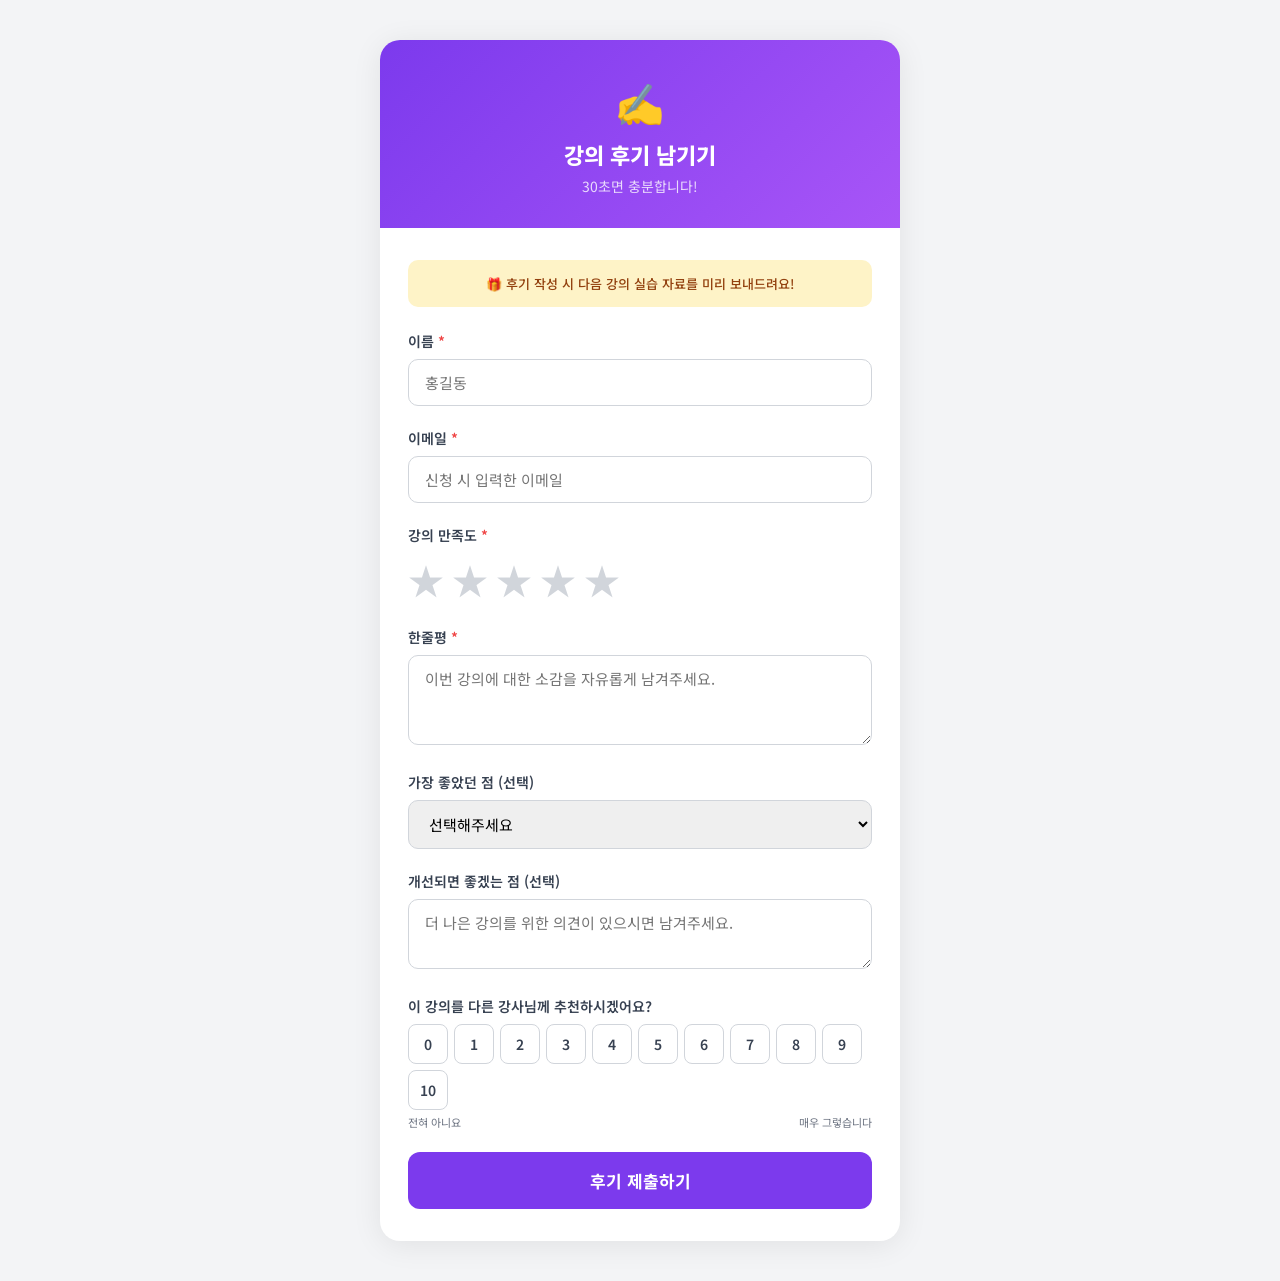
<file: review.html>
<!DOCTYPE html>
<html lang="ko">
<head>
  <meta charset="UTF-8">
  <meta name="viewport" content="width=device-width, initial-scale=1.0">
  <title>수학비서 AI 강의 후기 작성</title>
  <link href="https://fonts.googleapis.com/css2?family=Noto+Sans+KR:wght@400;500;600;700;800&display=swap" rel="stylesheet">
  <style>
    * { margin: 0; padding: 0; box-sizing: border-box; }
    :root {
      --primary: #7C3AED;
      --primary-dark: #6D28D9;
      --primary-light: #EDE9FE;
      --accent: #F59E0B;
      --dark: #111827;
      --gray-700: #374151;
      --gray-500: #6B7280;
      --gray-300: #D1D5DB;
      --gray-100: #F3F4F6;
      --white: #FFFFFF;
    }

    body {
      font-family: 'Noto Sans KR', sans-serif;
      background: var(--gray-100);
      color: var(--dark);
      min-height: 100vh;
      display: flex;
      flex-direction: column;
      align-items: center;
      padding: 40px 16px;
    }

    .card {
      background: var(--white);
      border-radius: 20px;
      max-width: 520px;
      width: 100%;
      overflow: hidden;
      box-shadow: 0 4px 30px rgba(0, 0, 0, 0.08);
    }

    .card-header {
      background: linear-gradient(135deg, #7C3AED, #A855F7);
      padding: 32px 28px;
      text-align: center;
      color: var(--white);
    }

    .card-header p.emoji { font-size: 40px; margin-bottom: 8px; }
    .card-header h1 { font-size: 22px; font-weight: 800; margin-bottom: 6px; }
    .card-header p.sub { font-size: 14px; opacity: 0.8; }

    .card-body {
      padding: 32px 28px;
    }

    .form-group {
      margin-bottom: 22px;
    }

    .form-group label {
      display: block;
      font-size: 14px;
      font-weight: 600;
      margin-bottom: 8px;
      color: var(--gray-700);
    }

    .form-group label .required {
      color: #EF4444;
    }

    .form-group input,
    .form-group select,
    .form-group textarea {
      width: 100%;
      padding: 12px 16px;
      border: 1px solid var(--gray-300);
      border-radius: 10px;
      font-size: 15px;
      font-family: inherit;
      transition: border-color 0.2s;
    }

    .form-group input:focus,
    .form-group select:focus,
    .form-group textarea:focus {
      outline: none;
      border-color: var(--primary);
      box-shadow: 0 0 0 3px var(--primary-light);
    }

    .form-group textarea {
      height: 90px;
      resize: vertical;
    }

    /* Star Rating */
    .star-rating {
      display: flex;
      gap: 8px;
      flex-direction: row-reverse;
      justify-content: flex-end;
    }

    .star-rating input {
      display: none;
    }

    .star-rating label {
      font-size: 36px;
      color: var(--gray-300);
      cursor: pointer;
      transition: color 0.15s;
      margin-bottom: 0;
    }

    .star-rating input:checked ~ label,
    .star-rating label:hover,
    .star-rating label:hover ~ label {
      color: var(--accent);
    }

    /* NPS */
    .nps-row {
      display: flex;
      gap: 6px;
      flex-wrap: wrap;
    }

    .nps-row input { display: none; }

    .nps-row label {
      width: 40px;
      height: 40px;
      display: flex;
      align-items: center;
      justify-content: center;
      border: 1px solid var(--gray-300);
      border-radius: 8px;
      font-size: 14px;
      font-weight: 600;
      cursor: pointer;
      transition: all 0.15s;
      margin-bottom: 0;
    }

    .nps-row input:checked + label {
      background: var(--primary);
      color: var(--white);
      border-color: var(--primary);
    }

    .nps-row label:hover {
      border-color: var(--primary);
      background: var(--primary-light);
    }

    .nps-labels {
      display: flex;
      justify-content: space-between;
      margin-top: 4px;
      font-size: 11px;
      color: var(--gray-500);
    }

    .incentive {
      background: #FEF3C7;
      border-radius: 10px;
      padding: 14px 16px;
      margin-bottom: 24px;
      text-align: center;
      font-size: 13px;
      color: #92400E;
      font-weight: 500;
    }

    .submit-btn {
      width: 100%;
      padding: 16px;
      background: var(--primary);
      color: var(--white);
      border: none;
      border-radius: 12px;
      font-size: 17px;
      font-weight: 700;
      font-family: inherit;
      cursor: pointer;
      transition: all 0.3s;
    }

    .submit-btn:hover { background: var(--primary-dark); }
    .submit-btn:disabled { background: var(--gray-300); cursor: not-allowed; }

    /* Success State */
    .success-view {
      display: none;
      text-align: center;
      padding: 48px 28px;
    }

    .success-view.active { display: block; }
    .success-view .emoji { font-size: 56px; margin-bottom: 16px; }
    .success-view h2 { font-size: 22px; font-weight: 800; margin-bottom: 12px; }
    .success-view p { font-size: 15px; color: var(--gray-500); line-height: 1.7; }

    .form-view.hidden { display: none; }
  </style>
</head>
<body>

  <div class="card">
    <div class="card-header">
      <p class="emoji">&#9997;&#65039;</p>
      <h1>강의 후기 남기기</h1>
      <p class="sub">30초면 충분합니다!</p>
    </div>

    <!-- Form View -->
    <div class="card-body form-view" id="formView">
      <div class="incentive">
        &#127873; 후기 작성 시 다음 강의 실습 자료를 미리 보내드려요!
      </div>

      <form id="reviewForm" novalidate>
        <div class="form-group">
          <label>이름 <span class="required">*</span></label>
          <input type="text" name="name" placeholder="홍길동" required>
        </div>

        <div class="form-group">
          <label>이메일 <span class="required">*</span></label>
          <input type="email" name="email" placeholder="신청 시 입력한 이메일" required>
        </div>

        <div class="form-group">
          <label>강의 만족도 <span class="required">*</span></label>
          <div class="star-rating">
            <input type="radio" id="star5" name="rating" value="5">
            <label for="star5">&#9733;</label>
            <input type="radio" id="star4" name="rating" value="4">
            <label for="star4">&#9733;</label>
            <input type="radio" id="star3" name="rating" value="3">
            <label for="star3">&#9733;</label>
            <input type="radio" id="star2" name="rating" value="2">
            <label for="star2">&#9733;</label>
            <input type="radio" id="star1" name="rating" value="1">
            <label for="star1">&#9733;</label>
          </div>
        </div>

        <div class="form-group">
          <label>한줄평 <span class="required">*</span></label>
          <textarea name="comment" placeholder="이번 강의에 대한 소감을 자유롭게 남겨주세요." required></textarea>
        </div>

        <div class="form-group">
          <label>가장 좋았던 점 (선택)</label>
          <select name="bestPart">
            <option value="" selected>선택해주세요</option>
            <option value="practical">실습이 바로 적용 가능해서</option>
            <option value="easy">쉽게 설명해줘서</option>
            <option value="useful-tool">유용한 도구를 알게 되어서</option>
            <option value="qa">실시간 Q&A가 좋아서</option>
            <option value="networking">다른 강사님들과 교류할 수 있어서</option>
          </select>
        </div>

        <div class="form-group">
          <label>개선되면 좋겠는 점 (선택)</label>
          <textarea name="improvement" placeholder="더 나은 강의를 위한 의견이 있으시면 남겨주세요." style="height:70px;"></textarea>
        </div>

        <div class="form-group">
          <label>이 강의를 다른 강사님께 추천하시겠어요?</label>
          <div class="nps-row">
            <input type="radio" id="nps0" name="recommend" value="0"><label for="nps0">0</label>
            <input type="radio" id="nps1" name="recommend" value="1"><label for="nps1">1</label>
            <input type="radio" id="nps2" name="recommend" value="2"><label for="nps2">2</label>
            <input type="radio" id="nps3" name="recommend" value="3"><label for="nps3">3</label>
            <input type="radio" id="nps4" name="recommend" value="4"><label for="nps4">4</label>
            <input type="radio" id="nps5" name="recommend" value="5"><label for="nps5">5</label>
            <input type="radio" id="nps6" name="recommend" value="6"><label for="nps6">6</label>
            <input type="radio" id="nps7" name="recommend" value="7"><label for="nps7">7</label>
            <input type="radio" id="nps8" name="recommend" value="8"><label for="nps8">8</label>
            <input type="radio" id="nps9" name="recommend" value="9"><label for="nps9">9</label>
            <input type="radio" id="nps10" name="recommend" value="10"><label for="nps10">10</label>
          </div>
          <div class="nps-labels">
            <span>전혀 아니요</span>
            <span>매우 그렇습니다</span>
          </div>
        </div>

        <button type="submit" class="submit-btn" id="submitBtn">후기 제출하기</button>
      </form>
    </div>

    <!-- Success View -->
    <div class="success-view" id="successView">
      <div class="emoji">&#127881;</div>
      <h2>감사합니다!</h2>
      <p>
        소중한 후기를 남겨주셔서 감사합니다.<br>
        다음 강의 실습 자료를 이메일로 보내드리겠습니다.<br><br>
        다음 월요일에 만나요! &#128075;
      </p>
    </div>
  </div>

  <script>
    const form = document.getElementById('reviewForm');
    const submitBtn = document.getElementById('submitBtn');

    form.addEventListener('submit', async (e) => {
      e.preventDefault();

      const name = form.name.value.trim();
      const email = form.email.value.trim();
      const rating = form.rating?.value;
      const comment = form.comment.value.trim();

      if (!name || !email || !rating || !comment) {
        alert('이름, 이메일, 별점, 한줄평은 필수입니다.');
        return;
      }

      submitBtn.disabled = true;
      submitBtn.textContent = '제출 중...';

      const reviewData = {
        mode: 'review',
        name,
        email,
        rating: Number(rating),
        comment,
        bestPart: form.bestPart?.value || '',
        improvement: form.improvement?.value.trim() || '',
        recommend: form.recommend?.value || '',
        submittedAt: new Date().toISOString(),
      };

      try {
        // ── Google Apps Script 연동 (배포 후 실제 URL로 교체) ──
        const GAS_URL = 'https://script.google.com/macros/s/AKfycbxXxJX26_mWoGUYYmh-9SwmzPH3A41rtVm4IMylyHZ6aIOSiXK6-O5ZXDQKFAQC5lMa4g/exec';
        const IS_DEMO = GAS_URL.includes('AKfycbxXxJX26_mWoGUYYmh');

        if (IS_DEMO) {
          console.log('데모 모드 - 후기 데이터:', reviewData);
          await new Promise(resolve => setTimeout(resolve, 800));
        } else {
          await fetch(GAS_URL, {
            method: 'POST',
            headers: { 'Content-Type': 'text/plain;charset=utf-8' },
            body: JSON.stringify(reviewData),
          });
        }

        // Show success
        document.getElementById('formView').classList.add('hidden');
        document.getElementById('successView').classList.add('active');

      } catch (error) {
        console.error('제출 오류:', error);
        alert('제출 중 오류가 발생했습니다. 잠시 후 다시 시도해주세요.');
        submitBtn.disabled = false;
        submitBtn.textContent = '후기 제출하기';
      }
    });
  </script>
</body>
</html>
</file>
<file: css/style.css>
* { margin: 0; padding: 0; box-sizing: border-box; }

:root {
  --primary: #2563EB;
  --primary-dark: #1D4ED8;
  --primary-light: #DBEAFE;
  --accent: #F59E0B;
  --accent-dark: #D97706;
  --dark: #111827;
  --gray-700: #374151;
  --gray-500: #6B7280;
  --gray-300: #D1D5DB;
  --gray-100: #F3F4F6;
  --white: #FFFFFF;
  --success: #10B981;
}

body {
  font-family: 'Noto Sans KR', -apple-system, BlinkMacSystemFont, sans-serif;
  color: var(--dark);
  line-height: 1.6;
  overflow-x: hidden;
}

/* ── Hero Section ── */
.hero {
  background: linear-gradient(135deg, #1E3A8A 0%, #2563EB 50%, #3B82F6 100%);
  color: var(--white);
  padding: 60px 20px 80px;
  text-align: center;
  position: relative;
  overflow: hidden;
}

.hero::before {
  content: '';
  position: absolute;
  top: -50%;
  left: -50%;
  width: 200%;
  height: 200%;
  background: radial-gradient(circle, rgba(255,255,255,0.05) 0%, transparent 70%);
  animation: pulse 8s ease-in-out infinite;
}

@keyframes pulse {
  0%, 100% { transform: scale(1); }
  50% { transform: scale(1.1); }
}

.hero-content {
  position: relative;
  z-index: 1;
  max-width: 720px;
  margin: 0 auto;
}

.badge {
  display: inline-block;
  background: rgba(255, 255, 255, 0.15);
  backdrop-filter: blur(10px);
  border: 1px solid rgba(255, 255, 255, 0.25);
  padding: 6px 18px;
  border-radius: 50px;
  font-size: 14px;
  font-weight: 500;
  margin-bottom: 24px;
  letter-spacing: 0.5px;
}

.hero h1 {
  font-size: clamp(28px, 5vw, 44px);
  font-weight: 800;
  line-height: 1.3;
  margin-bottom: 16px;
}

.hero h1 .highlight {
  color: var(--accent);
}

.hero-desc {
  font-size: clamp(16px, 2.5vw, 20px);
  opacity: 0.9;
  margin-bottom: 32px;
  line-height: 1.7;
}

.hero-meta {
  display: flex;
  justify-content: center;
  gap: 24px;
  flex-wrap: wrap;
  margin-bottom: 36px;
}

.hero-meta-item {
  display: flex;
  align-items: center;
  gap: 8px;
  font-size: 15px;
  font-weight: 500;
}

.hero-meta-item .icon {
  font-size: 20px;
}

.cta-button {
  display: inline-block;
  background: var(--accent);
  color: var(--dark);
  padding: 16px 48px;
  border-radius: 12px;
  font-size: 18px;
  font-weight: 700;
  text-decoration: none;
  transition: all 0.3s;
  border: none;
  cursor: pointer;
  box-shadow: 0 4px 20px rgba(245, 158, 11, 0.4);
}

.cta-button:hover {
  background: var(--accent-dark);
  transform: translateY(-2px);
  box-shadow: 0 6px 25px rgba(245, 158, 11, 0.5);
}

.cta-sub {
  margin-top: 12px;
  font-size: 13px;
  opacity: 0.7;
}

/* ── Section common ── */
section {
  padding: 80px 20px;
}

.container {
  max-width: 960px;
  margin: 0 auto;
}

.section-label {
  text-align: center;
  font-size: 14px;
  font-weight: 600;
  color: var(--primary);
  text-transform: uppercase;
  letter-spacing: 2px;
  margin-bottom: 8px;
}

.section-title {
  text-align: center;
  font-size: clamp(24px, 4vw, 34px);
  font-weight: 800;
  margin-bottom: 16px;
}

.section-desc {
  text-align: center;
  font-size: 16px;
  color: var(--gray-500);
  max-width: 600px;
  margin: 0 auto 48px;
}

/* ── Pain Points ── */
.pain-section {
  background: var(--gray-100);
}

.pain-grid {
  display: grid;
  grid-template-columns: repeat(auto-fit, minmax(260px, 1fr));
  gap: 20px;
}

.pain-card {
  background: var(--white);
  border-radius: 16px;
  padding: 28px 24px;
  border: 1px solid var(--gray-300);
  transition: transform 0.2s;
}

.pain-card:hover {
  transform: translateY(-4px);
}

.pain-icon {
  font-size: 36px;
  margin-bottom: 12px;
}

.pain-card h3 {
  font-size: 18px;
  font-weight: 700;
  margin-bottom: 8px;
}

.pain-card p {
  font-size: 14px;
  color: var(--gray-500);
  line-height: 1.6;
}

/* ── Curriculum ── */
.curriculum-list {
  display: flex;
  flex-direction: column;
  gap: 16px;
}

.curr-part {
  margin-bottom: 32px;
}

.curr-part-header {
  display: flex;
  align-items: center;
  gap: 12px;
  margin-bottom: 16px;
}

.curr-part-num {
  background: var(--primary);
  color: var(--white);
  width: 40px;
  height: 40px;
  border-radius: 10px;
  display: flex;
  align-items: center;
  justify-content: center;
  font-weight: 700;
  font-size: 16px;
  flex-shrink: 0;
}

.curr-part-title {
  font-size: 20px;
  font-weight: 700;
}

.curr-week {
  background: var(--white);
  border: 1px solid var(--gray-300);
  border-radius: 12px;
  padding: 20px 24px;
  margin-left: 52px;
  margin-bottom: 10px;
  transition: border-color 0.2s;
}

.curr-week:hover {
  border-color: var(--primary);
}

.curr-week-header {
  display: flex;
  justify-content: space-between;
  align-items: center;
  margin-bottom: 8px;
}

.curr-week-num {
  font-size: 13px;
  font-weight: 600;
  color: var(--primary);
}

.curr-week-tag {
  font-size: 11px;
  background: var(--primary-light);
  color: var(--primary);
  padding: 3px 10px;
  border-radius: 50px;
  font-weight: 600;
}

.curr-week h4 {
  font-size: 16px;
  font-weight: 700;
  margin-bottom: 6px;
}

.curr-week p {
  font-size: 14px;
  color: var(--gray-500);
  line-height: 1.5;
}

/* ── Benefits ── */
.benefit-section {
  background: linear-gradient(135deg, #1E3A8A 0%, #2563EB 100%);
  color: var(--white);
}

.benefit-section .section-label { color: var(--accent); }
.benefit-section .section-desc { color: rgba(255,255,255,0.7); }

.benefit-grid {
  display: grid;
  grid-template-columns: repeat(auto-fit, minmax(200px, 1fr));
  gap: 24px;
}

.benefit-card {
  text-align: center;
  padding: 32px 20px;
  background: rgba(255, 255, 255, 0.08);
  border: 1px solid rgba(255, 255, 255, 0.15);
  border-radius: 16px;
  backdrop-filter: blur(10px);
}

.benefit-icon {
  font-size: 40px;
  margin-bottom: 16px;
}

.benefit-card h3 {
  font-size: 16px;
  font-weight: 700;
  margin-bottom: 8px;
}

.benefit-card p {
  font-size: 13px;
  opacity: 0.8;
  line-height: 1.5;
}

/* ── Reviews ── */
.review-grid {
  display: grid;
  grid-template-columns: repeat(auto-fit, minmax(280px, 1fr));
  gap: 20px;
}

.review-card {
  background: var(--white);
  border: 1px solid var(--gray-300);
  border-radius: 16px;
  padding: 28px 24px;
}

.review-stars {
  color: var(--accent);
  font-size: 16px;
  margin-bottom: 12px;
}

.review-text {
  font-size: 15px;
  line-height: 1.7;
  margin-bottom: 16px;
  color: var(--gray-700);
}

.review-author {
  font-size: 13px;
  color: var(--gray-500);
  font-weight: 500;
}

/* ── Registration Form ── */
.form-section {
  background: var(--gray-100);
}

.form-wrapper {
  max-width: 560px;
  margin: 0 auto;
  background: var(--white);
  border-radius: 20px;
  padding: 40px 36px;
  box-shadow: 0 4px 30px rgba(0, 0, 0, 0.08);
}

.form-group {
  margin-bottom: 20px;
}

.form-group label {
  display: block;
  font-size: 14px;
  font-weight: 600;
  margin-bottom: 6px;
  color: var(--gray-700);
}

.form-group label .required {
  color: #EF4444;
  margin-left: 2px;
}

.form-group input,
.form-group select,
.form-group textarea {
  width: 100%;
  padding: 12px 16px;
  border: 1px solid var(--gray-300);
  border-radius: 10px;
  font-size: 15px;
  font-family: inherit;
  transition: border-color 0.2s;
  background: var(--white);
}

.form-group input:focus,
.form-group select:focus,
.form-group textarea:focus {
  outline: none;
  border-color: var(--primary);
  box-shadow: 0 0 0 3px var(--primary-light);
}

.form-group textarea {
  height: 80px;
  resize: vertical;
}

.form-row {
  display: grid;
  grid-template-columns: 1fr 1fr;
  gap: 16px;
}

/* ── Survey Section ── */
.survey-divider {
  text-align: center;
  margin: 32px 0 24px;
  position: relative;
}

.survey-divider::before {
  content: '';
  position: absolute;
  top: 50%;
  left: 0;
  right: 0;
  height: 1px;
  background: var(--gray-300);
}

.survey-divider span {
  position: relative;
  background: var(--white);
  padding: 0 16px;
  font-size: 15px;
  font-weight: 700;
  color: var(--primary);
}

.survey-intro {
  font-size: 13px;
  color: var(--gray-500);
  text-align: center;
  margin-bottom: 24px;
  line-height: 1.6;
}

.survey-category {
  margin-bottom: 20px;
}

.survey-category-title {
  font-size: 14px;
  font-weight: 700;
  color: var(--gray-700);
  margin-bottom: 10px;
  padding-left: 4px;
  display: flex;
  align-items: center;
  gap: 6px;
}

.survey-category-title .cat-icon {
  font-size: 16px;
}

.survey-item {
  display: flex;
  justify-content: space-between;
  align-items: center;
  padding: 10px 14px;
  background: var(--gray-100);
  border-radius: 10px;
  margin-bottom: 8px;
  gap: 12px;
}

.survey-item-text {
  font-size: 13px;
  color: var(--gray-700);
  line-height: 1.5;
  flex: 1;
}

.ox-toggle {
  display: flex;
  gap: 4px;
  flex-shrink: 0;
}

.ox-btn {
  width: 36px;
  height: 32px;
  border: 1.5px solid var(--gray-300);
  border-radius: 8px;
  background: var(--white);
  font-size: 13px;
  font-weight: 700;
  cursor: pointer;
  transition: all 0.2s;
  font-family: inherit;
  color: var(--gray-500);
}

.ox-btn:hover {
  border-color: var(--primary);
}

.ox-btn.selected-o {
  background: #DBEAFE;
  border-color: var(--primary);
  color: var(--primary);
}

.ox-btn.selected-x {
  background: #FEE2E2;
  border-color: #EF4444;
  color: #EF4444;
}

.chip-group {
  display: flex;
  flex-wrap: wrap;
  gap: 8px;
}

.chip {
  padding: 6px 14px;
  border: 1.5px solid var(--gray-300);
  border-radius: 50px;
  font-size: 13px;
  background: var(--white);
  cursor: pointer;
  transition: all 0.2s;
  font-family: inherit;
  color: var(--gray-700);
}

.chip:hover {
  border-color: var(--primary);
}

.chip.selected {
  background: var(--primary-light);
  border-color: var(--primary);
  color: var(--primary);
  font-weight: 600;
}

.checkbox-group {
  display: flex;
  align-items: flex-start;
  gap: 8px;
  margin-top: 16px;
}

.checkbox-group input[type="checkbox"] {
  width: auto;
  margin-top: 3px;
}

.checkbox-group label {
  font-size: 13px;
  color: var(--gray-500);
  font-weight: 400;
  margin-bottom: 0;
}

.checkbox-group a {
  color: var(--primary);
  text-decoration: underline;
}

.submit-btn {
  width: 100%;
  padding: 16px;
  background: var(--primary);
  color: var(--white);
  border: none;
  border-radius: 12px;
  font-size: 17px;
  font-weight: 700;
  font-family: inherit;
  cursor: pointer;
  transition: all 0.3s;
  margin-top: 24px;
}

.submit-btn:hover {
  background: var(--primary-dark);
  transform: translateY(-1px);
}

.submit-btn:disabled {
  background: var(--gray-300);
  cursor: not-allowed;
  transform: none;
}

.form-note {
  text-align: center;
  font-size: 13px;
  color: var(--gray-500);
  margin-top: 16px;
}

/* ── Success Modal ── */
.modal-overlay {
  display: none;
  position: fixed;
  top: 0;
  left: 0;
  width: 100%;
  height: 100%;
  background: rgba(0, 0, 0, 0.5);
  z-index: 1000;
  justify-content: center;
  align-items: center;
  padding: 20px;
}

.modal-overlay.active {
  display: flex;
}

.modal {
  background: var(--white);
  border-radius: 20px;
  padding: 48px 36px;
  max-width: 460px;
  width: 100%;
  text-align: center;
  animation: modalIn 0.3s ease-out;
}

@keyframes modalIn {
  from { transform: scale(0.9); opacity: 0; }
  to { transform: scale(1); opacity: 1; }
}

.modal-icon {
  font-size: 56px;
  margin-bottom: 16px;
}

.modal h2 {
  font-size: 22px;
  font-weight: 800;
  margin-bottom: 12px;
}

.modal p {
  font-size: 15px;
  color: var(--gray-500);
  line-height: 1.7;
  margin-bottom: 24px;
}

.modal-btn {
  display: inline-block;
  padding: 12px 36px;
  background: var(--primary);
  color: var(--white);
  border: none;
  border-radius: 10px;
  font-size: 15px;
  font-weight: 600;
  font-family: inherit;
  cursor: pointer;
  transition: background 0.2s;
}

.modal-btn:hover {
  background: var(--primary-dark);
}

/* ── Survey Modal ── */
.survey-modal {
  background: var(--white);
  border-radius: 20px;
  max-width: 620px;
  width: 100%;
  max-height: 90vh;
  display: flex;
  flex-direction: column;
  animation: modalIn 0.3s ease-out;
}

.survey-modal-header {
  padding: 32px 32px 0;
  text-align: center;
  flex-shrink: 0;
}

.survey-modal-header .modal-icon {
  font-size: 48px;
  margin-bottom: 8px;
}

.survey-modal-header h2 {
  font-size: 20px;
  font-weight: 800;
  margin-bottom: 6px;
}

.survey-modal-header p {
  font-size: 13px;
  color: var(--gray-500);
  line-height: 1.6;
  margin-bottom: 0;
}

.survey-modal-body {
  padding: 24px 32px;
  overflow-y: auto;
  flex: 1;
}

.survey-modal-footer {
  padding: 16px 32px 28px;
  flex-shrink: 0;
  border-top: 1px solid var(--gray-100);
}

.survey-progress {
  display: flex;
  align-items: center;
  gap: 12px;
  margin-bottom: 16px;
}

.survey-progress-bar {
  flex: 1;
  height: 6px;
  background: var(--gray-100);
  border-radius: 3px;
  overflow: hidden;
}

.survey-progress-fill {
  height: 100%;
  background: var(--primary);
  border-radius: 3px;
  transition: width 0.3s ease;
  width: 0%;
}

.survey-progress-text {
  font-size: 12px;
  color: var(--gray-500);
  font-weight: 600;
  white-space: nowrap;
}

.gift-banner {
  display: flex;
  align-items: center;
  gap: 10px;
  background: linear-gradient(135deg, #FEF3C7, #FDE68A);
  border: 1.5px solid var(--accent);
  border-radius: 12px;
  padding: 12px 16px;
  margin-bottom: 14px;
}

.gift-banner-icon {
  font-size: 28px;
  flex-shrink: 0;
}

.gift-banner-text {
  font-size: 13px;
  color: var(--gray-700);
  line-height: 1.5;
}

.gift-banner-text strong {
  color: var(--accent-dark);
}

.survey-submit-btn {
  width: 100%;
  padding: 14px;
  background: linear-gradient(135deg, var(--accent), var(--accent-dark));
  color: var(--dark);
  border: none;
  border-radius: 12px;
  font-size: 16px;
  font-weight: 700;
  font-family: inherit;
  cursor: pointer;
  transition: all 0.3s;
  box-shadow: 0 4px 16px rgba(245, 158, 11, 0.35);
}

.survey-submit-btn:hover {
  background: linear-gradient(135deg, var(--accent-dark), #B45309);
  transform: translateY(-1px);
  box-shadow: 0 6px 20px rgba(245, 158, 11, 0.45);
}

.survey-submit-btn:disabled {
  background: var(--gray-300);
  cursor: not-allowed;
  transform: none;
}

@media (max-width: 640px) {
  .survey-modal {
    max-height: 95vh;
    border-radius: 16px;
  }
  .survey-modal-header { padding: 24px 20px 0; }
  .survey-modal-body { padding: 20px; }
  .survey-modal-footer { padding: 12px 20px 20px; }
}

/* ── FAQ ── */
.faq-list {
  max-width: 700px;
  margin: 0 auto;
}

.faq-item {
  border-bottom: 1px solid var(--gray-300);
  padding: 20px 0;
}

.faq-question {
  display: flex;
  justify-content: space-between;
  align-items: center;
  cursor: pointer;
  font-size: 16px;
  font-weight: 600;
  color: var(--dark);
  background: none;
  border: none;
  width: 100%;
  text-align: left;
  font-family: inherit;
  padding: 0;
}

.faq-question .arrow {
  transition: transform 0.3s;
  font-size: 20px;
  color: var(--gray-500);
  flex-shrink: 0;
  margin-left: 12px;
}

.faq-item.open .faq-question .arrow {
  transform: rotate(180deg);
}

.faq-answer {
  max-height: 0;
  overflow: hidden;
  transition: max-height 0.3s ease, padding 0.3s ease;
}

.faq-item.open .faq-answer {
  max-height: 200px;
  padding-top: 12px;
}

.faq-answer p {
  font-size: 14px;
  color: var(--gray-500);
  line-height: 1.7;
}

/* ── Footer ── */
footer {
  background: var(--dark);
  color: rgba(255, 255, 255, 0.6);
  padding: 40px 20px;
  text-align: center;
  font-size: 13px;
  line-height: 1.8;
}

footer strong {
  color: var(--white);
  font-size: 16px;
}

/* ── Floating CTA ── */
.floating-cta {
  position: fixed;
  bottom: 0;
  left: 0;
  right: 0;
  background: var(--white);
  padding: 12px 20px;
  box-shadow: 0 -4px 20px rgba(0, 0, 0, 0.1);
  z-index: 100;
  display: flex;
  justify-content: center;
  align-items: center;
  gap: 16px;
  transform: translateY(100%);
  transition: transform 0.3s;
}

.floating-cta.visible {
  transform: translateY(0);
}

.floating-cta-text {
  font-size: 14px;
  font-weight: 600;
  color: var(--gray-700);
}

.floating-cta-text .seats {
  color: #EF4444;
  font-weight: 700;
}

.floating-cta .cta-button {
  padding: 10px 28px;
  font-size: 15px;
}

/* ── Responsive ── */
@media (max-width: 768px) {
  .benefit-grid { grid-template-columns: repeat(2, 1fr); }
  .review-grid { grid-template-columns: 1fr; }
  .pain-grid { grid-template-columns: 1fr; }
}

@media (max-width: 640px) {
  section { padding: 60px 16px; }
  .hero { padding: 48px 16px 64px; }
  .hero-meta { gap: 12px; }
  .hero-meta-item { font-size: 13px; }
  .form-wrapper { padding: 28px 20px; }
  .form-row { grid-template-columns: 1fr; }
  .curr-week { margin-left: 0; }
  .floating-cta-text { display: none; }
  .benefit-grid { grid-template-columns: 1fr; gap: 16px; }
  .benefit-card { padding: 24px 16px; }
  .section-title { font-size: 22px; }
  .section-desc { font-size: 14px; }
  .cta-button { padding: 14px 32px; font-size: 16px; }
  .nps-row label { width: 30px; height: 34px; font-size: 12px; }
  .survey-item { flex-direction: column; align-items: flex-start; gap: 8px; }
  .ox-toggle { align-self: flex-end; }
}
</file>
